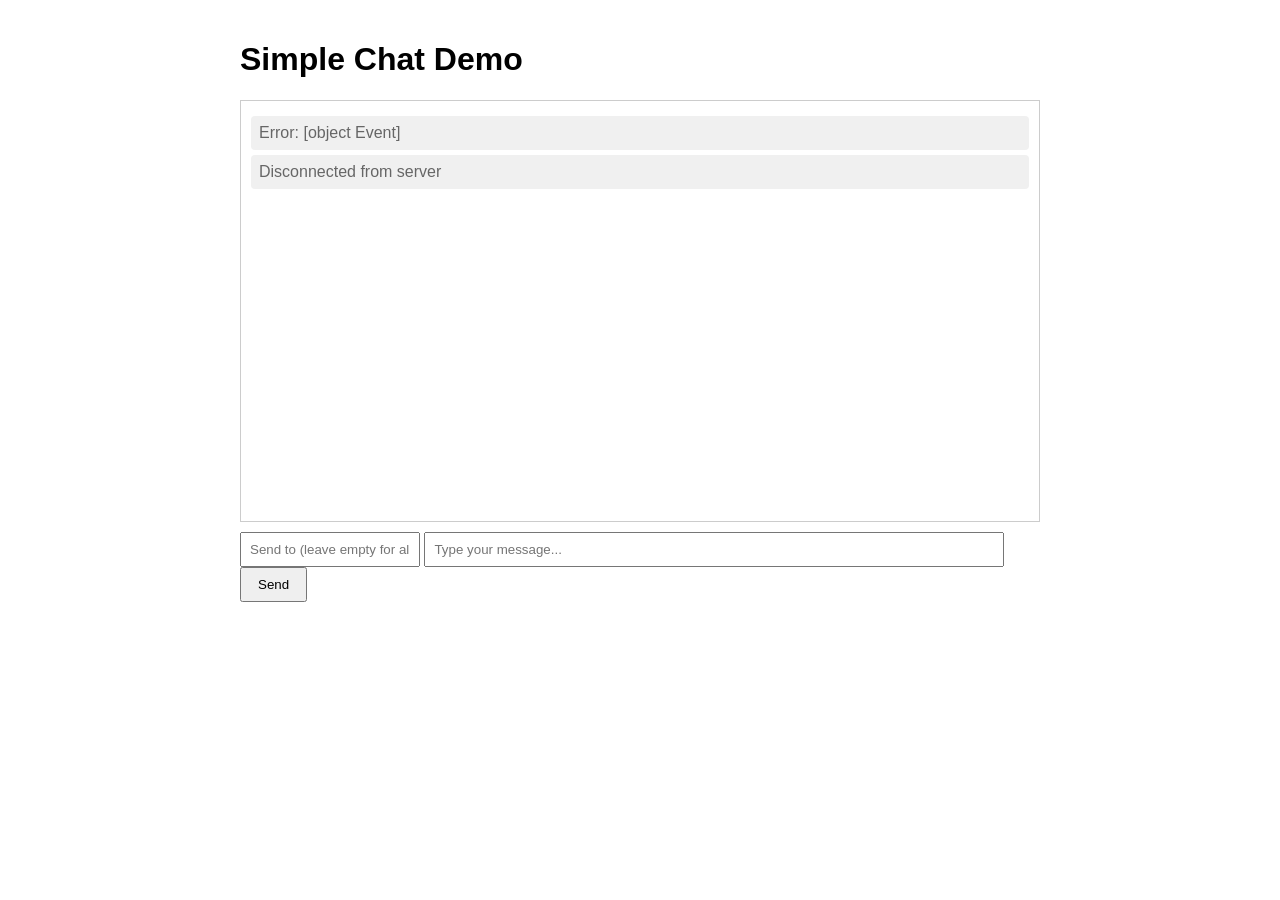
<file: index.html>
<!DOCTYPE html>
<html lang="zh-CN">
<head>
    <meta charset="UTF-8">
    <meta name="viewport" content="width=device-width, initial-scale=1.0">
    <title>Simple Chat Demo</title>
    <style>
        body {
            font-family: Arial, sans-serif;
            max-width: 800px;
            margin: 0 auto;
            padding: 20px;
        }
        #chat-container {
            border: 1px solid #ccc;
            height: 400px;
            overflow-y: scroll;
            padding: 10px;
            margin-bottom: 10px;
        }
        #message-input {
            width: 70%;
            padding: 8px;
        }
        #to-input {
            width: 20%;
            padding: 8px;
        }
        button {
            padding: 8px 16px;
        }
        .message {
            margin: 5px 0;
            padding: 8px;
            border-radius: 4px;
        }
        .server-message {
            background-color: #f0f0f0;
            color: #666;
        }
        .user-message {
            background-color: #e3f2fd;
            color: #1565c0;
        }
        .received-message {
            background-color: #e8f5e9;
            color: #2e7d32;
        }
    </style>
</head>
<body>
    <h1>Simple Chat Demo</h1>
    <div id="chat-container"></div>
    <input type="text" id="to-input" placeholder="Send to (leave empty for all)">
    <input type="text" id="message-input" placeholder="Type your message...">
    <button onclick="sendMessage()">Send</button>

    <script>
        const chatContainer = document.getElementById('chat-container');
        const messageInput = document.getElementById('message-input');
        const toInput = document.getElementById('to-input');

        // Connect to WebSocket
        const ws = new WebSocket(`ws://${window.location.host}/ws`);

        ws.onopen = () => {
            addMessage('Connected to chat server', 'server');
        };

        ws.onmessage = (event) => {
            const msg = JSON.parse(event.data);
            if (msg.from === 'server') {
                addMessage(msg.content, 'server');
            } else if (msg.from === currentUserID) {
                addMessage(`You to ${msg.to || 'all'}: ${msg.content}`, 'user');
            } else {
                addMessage(`${msg.from} to ${msg.to || 'all'}: ${msg.content}`, 'received');
            }
        };

        ws.onclose = () => {
            addMessage('Disconnected from server', 'server');
        };

        ws.onerror = (error) => {
            addMessage(`Error: ${error}`, 'server');
        };

        let currentUserID = '';

        function addMessage(text, type) {
            const div = document.createElement('div');
            div.className = `message ${type}-message`;
            div.textContent = text;
            chatContainer.appendChild(div);
            chatContainer.scrollTop = chatContainer.scrollHeight;

            // Extract user ID from welcome message
            if (type === 'server' && text.startsWith('Welcome! Your user ID is:')) {
                currentUserID = text.split(':')[1].trim();
            }
        }

        function sendMessage() {
            const content = messageInput.value.trim();
            if (!content) return;

            const to = toInput.value.trim();
            const msg = {
                to: to,
                content: content
            };

            ws.send(JSON.stringify(msg));
            messageInput.value = '';
        }

        // Send on Enter key
        messageInput.addEventListener('keypress', (e) => {
            if (e.key === 'Enter') {
                sendMessage();
            }
        });
    </script>
</body>
</html>
</file>
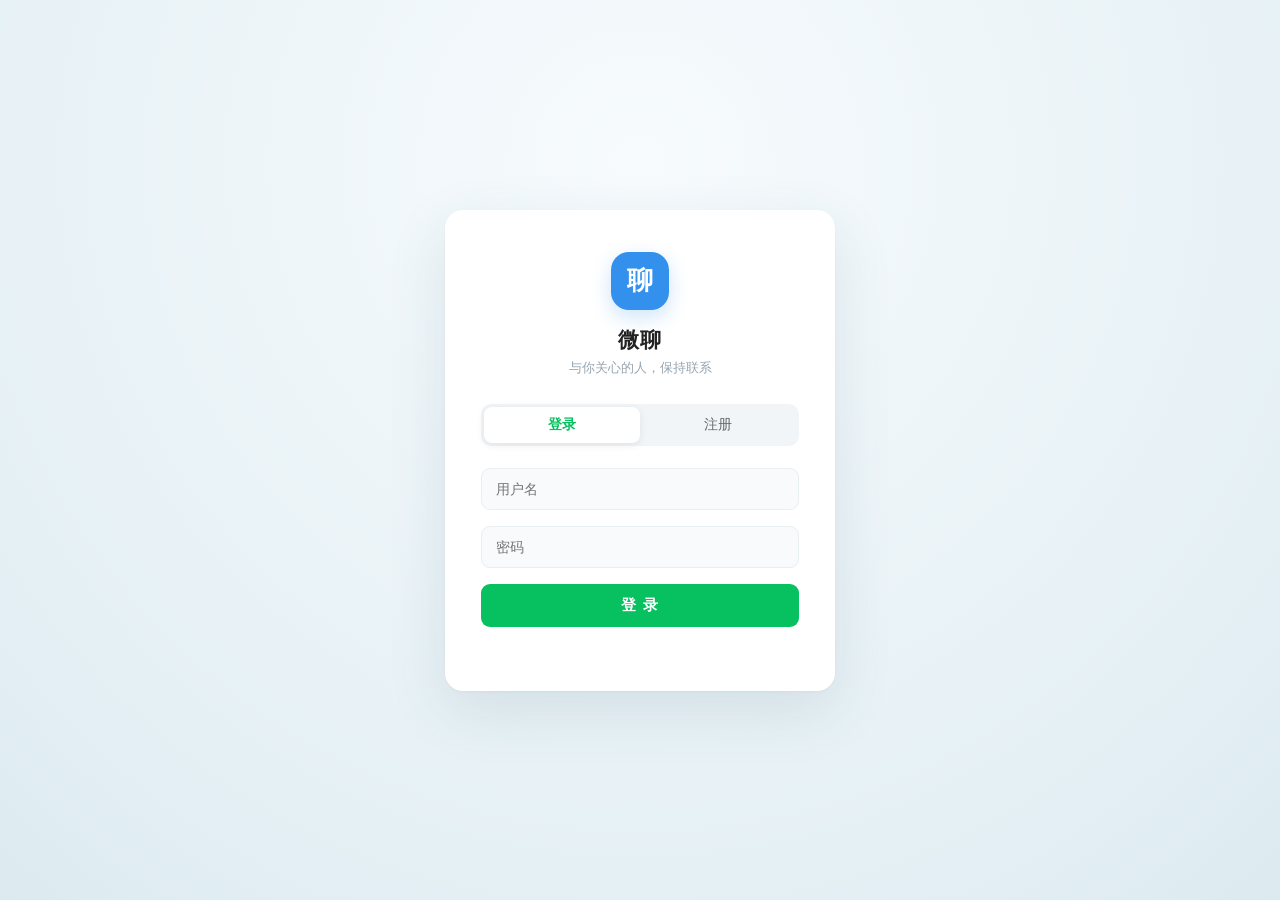
<file: public/index.html>
<!DOCTYPE html>
<html lang="zh-CN">
<head>
<meta charset="UTF-8">
<meta name="viewport" content="width=device-width, initial-scale=1.0">
<title>微聊 · IM</title>
<link rel="icon" type="image/svg+xml" href="favicon.svg">
<link rel="stylesheet" href="styles/base.css">
<link rel="stylesheet" href="styles/layout.css">
<link rel="stylesheet" href="styles/components.css">
<link rel="stylesheet" href="styles/visual.css">
<link rel="stylesheet" href="styles/wechat.css">
</head>
<body>

<!-- 登录/注册 -->
<div id="authPage">
  <div class="auth-card">
    <div class="auth-logo">聊</div>
    <div class="auth-title">微聊</div>
    <p class="auth-subtitle">与你关心的人，保持联系</p>
    <div class="auth-tabs">
      <button type="button" id="tabLogin" class="active">登录</button>
      <button type="button" id="tabReg">注册</button>
    </div>
    <div id="loginForm">
      <div class="field"><input id="loginUsername" placeholder="用户名" autocomplete="username"></div>
      <div class="field"><input id="loginPassword" type="password" placeholder="密码" autocomplete="current-password"></div>
      <button class="btn-primary" type="button" id="loginBtn">登 录</button>
    </div>
    <div id="registerForm" class="hidden">
      <div class="field"><input id="regUsername" placeholder="用户名" autocomplete="username"></div>
      <div class="field"><input id="regNickname" placeholder="昵称"></div>
      <div class="field"><input id="regPassword" type="password" placeholder="密码" autocomplete="new-password"></div>
      <button class="btn-primary" type="button" id="regBtn">注 册</button>
    </div>
    <div id="authMsg"></div>
    <p id="apiHint"></p>
  </div>
</div>

<!-- 主界面 -->
<div id="app" class="hidden">
  <div class="mobile-backdrop" id="mobileBackdrop"></div>
  <nav class="app-rail" aria-label="主导航">
    <div class="rail-profile" id="railProfile" title="当前账号">我</div>
    <button class="rail-tab active" data-tab="friends" title="消息" aria-label="消息"><svg viewBox="0 0 24 24" fill="none" stroke="currentColor" stroke-width="1.6"><path d="M21 11c0 5-5 8-10 7l-5 3 1-5C0 10 5 3 12 3c5 0 9 3 9 8Z"/><path d="M7 10h10"/></svg></button>
    <button class="rail-tab" data-tab="requests" title="好友请求" aria-label="好友请求"><svg viewBox="0 0 24 24" fill="none" stroke="currentColor" stroke-width="1.6"><circle cx="10" cy="7" r="4"/><path d="M2 21v-3c0-6 16-6 16 0v3ZM19 7h5M21.5 4.5v5"/></svg></button>
    <button class="rail-tab" data-tab="groups" title="群聊" aria-label="群聊"><svg viewBox="0 0 24 24" fill="none" stroke="currentColor" stroke-width="1.6"><circle cx="9" cy="7" r="4"/><path d="M1 21v-3c0-6 16-6 16 0v3M16 3c6 0 6 8 0 8M19 14c3 1 4 3 4 7"/></svg></button>
    <button class="rail-logout" id="railLogout" title="退出登录" aria-label="退出登录">⏻</button>
  </nav>

  <aside id="sidebar">
    <div class="sidebar-header">
      <div class="avatar online" id="meAvatar">我</div>
      <div class="side-me">
        <div class="nick" id="meNick">未登录</div>
        <div class="sub" id="meSub"></div>
      </div>
      <button class="icon-btn" id="searchBtn" title="搜索添加用户">
        <svg width="18" height="18" viewBox="0 0 24 24" fill="none" stroke="currentColor" stroke-width="2" stroke-linecap="round"><circle cx="11" cy="11" r="7"/><line x1="21" y1="21" x2="16.5" y2="16.5"/></svg>
      </button>
      <button class="icon-btn" id="logoutBtn" title="退出登录">
        <svg width="18" height="18" viewBox="0 0 24 24" fill="none" stroke="currentColor" stroke-width="2" stroke-linecap="round" stroke-linejoin="round"><path d="M9 21H5a2 2 0 0 1-2-2V5a2 2 0 0 1 2-2h4"/><polyline points="16 17 21 12 16 7"/><line x1="21" y1="12" x2="9" y2="12"/></svg>
      </button>
    </div>
    <div class="sidebar-search">
      <div class="search-box">
        <svg width="14" height="14" viewBox="0 0 24 24" fill="none" stroke="#999" stroke-width="2" stroke-linecap="round"><circle cx="11" cy="11" r="7"/><line x1="21" y1="21" x2="16.5" y2="16.5"/></svg>
        <input id="searchInput" aria-label="搜索用户并添加" placeholder="搜索用户并添加">
      </div>
    </div>
    <div class="side-tabs">
      <button class="active" data-tab="friends">消息</button>
      <button data-tab="requests">请求</button>
      <button data-tab="groups">群聊</button>
    </div>
    <div id="listArea"></div>
  </aside>

  <main id="chatArea">
    <header id="chatHeader">
      <div style="display:flex;align-items:center;gap:10px;min-width:0;">
        <button class="icon-btn" id="menuBtn" type="button" title="打开会话列表" aria-label="打开会话列表">
          <svg width="20" height="20" viewBox="0 0 24 24" fill="none" stroke="currentColor" stroke-width="2" stroke-linecap="round"><path d="M4 6h16M4 12h16M4 18h16"/></svg>
        </button>
        <div class="avatar chat-header-avatar" id="chatHeaderAvatar" aria-hidden="true" hidden></div>
        <div id="chatTitle">微聊</div>
      </div>
      <div class="header-actions">
        <button class="icon-btn" id="clearBtn" title="清屏">
          <svg width="18" height="18" viewBox="0 0 24 24" fill="none" stroke="currentColor" stroke-width="2" stroke-linecap="round"><polyline points="3 6 5 6 21 6"/><path d="M19 6v14a2 2 0 0 1-2 2H7a2 2 0 0 1-2-2V6m3 0V4a2 2 0 0 1 2-2h4a2 2 0 0 1 2 2v2"/></svg>
        </button>
      </div>
    </header>

    <div id="chatMessages">
      <div class="empty-tip chat-empty" id="chatEmptyTip"><span class="chat-empty-icon" aria-hidden="true"><svg viewBox="0 0 48 48" fill="none"><path d="M8 22c0-8 7-14 16-14s16 6 16 14-7 14-16 14c-2 0-4-.3-6-1l-6 3 1-6c-3-2-5-6-5-10Z" stroke="currentColor" stroke-width="2.2" stroke-linejoin="round"/><circle cx="18" cy="22" r="1.5" fill="currentColor"/><circle cx="24" cy="22" r="1.5" fill="currentColor"/><circle cx="30" cy="22" r="1.5" fill="currentColor"/></svg></span><strong>开始一段对话</strong><span>从左侧选择联系人或群聊</span></div>
    </div>

    <div id="chatInput">
      <div class="input-toolbar">
        <button class="icon-btn" id="emojiBtn" title="表情">
          <svg width="20" height="20" viewBox="0 0 24 24" fill="none" stroke="currentColor" stroke-width="2" stroke-linecap="round"><circle cx="12" cy="12" r="10"/><path d="M8 14s1.5 2 4 2 4-2 4-2"/><line x1="9" y1="9" x2="9.01" y2="9"/><line x1="15" y1="9" x2="15.01" y2="9"/></svg>
        </button>
        <button class="icon-btn" id="imageBtn" title="图片">
          <svg width="20" height="20" viewBox="0 0 24 24" fill="none" stroke="currentColor" stroke-width="2" stroke-linecap="round" stroke-linejoin="round"><rect x="3" y="3" width="18" height="18" rx="2"/><circle cx="8.5" cy="8.5" r="1.5"/><path d="M21 15l-5-5L5 21"/></svg>
        </button>
        <input type="file" id="fileInput" accept="image/*" style="display:none">
      </div>
      <div class="input-row">
        <textarea id="messageInput" rows="1" aria-label="消息内容" placeholder="输入消息…"></textarea>
        <button class="btn-send" id="sendBtn" type="button" title="发送消息" aria-label="发送消息">
          发送
        </button>
      </div>
    </div>
  </main>
</div>

<script src="config.js"></script>
<script type="module" src="pages/chat.js"></script>
</body>
</html>
</file>
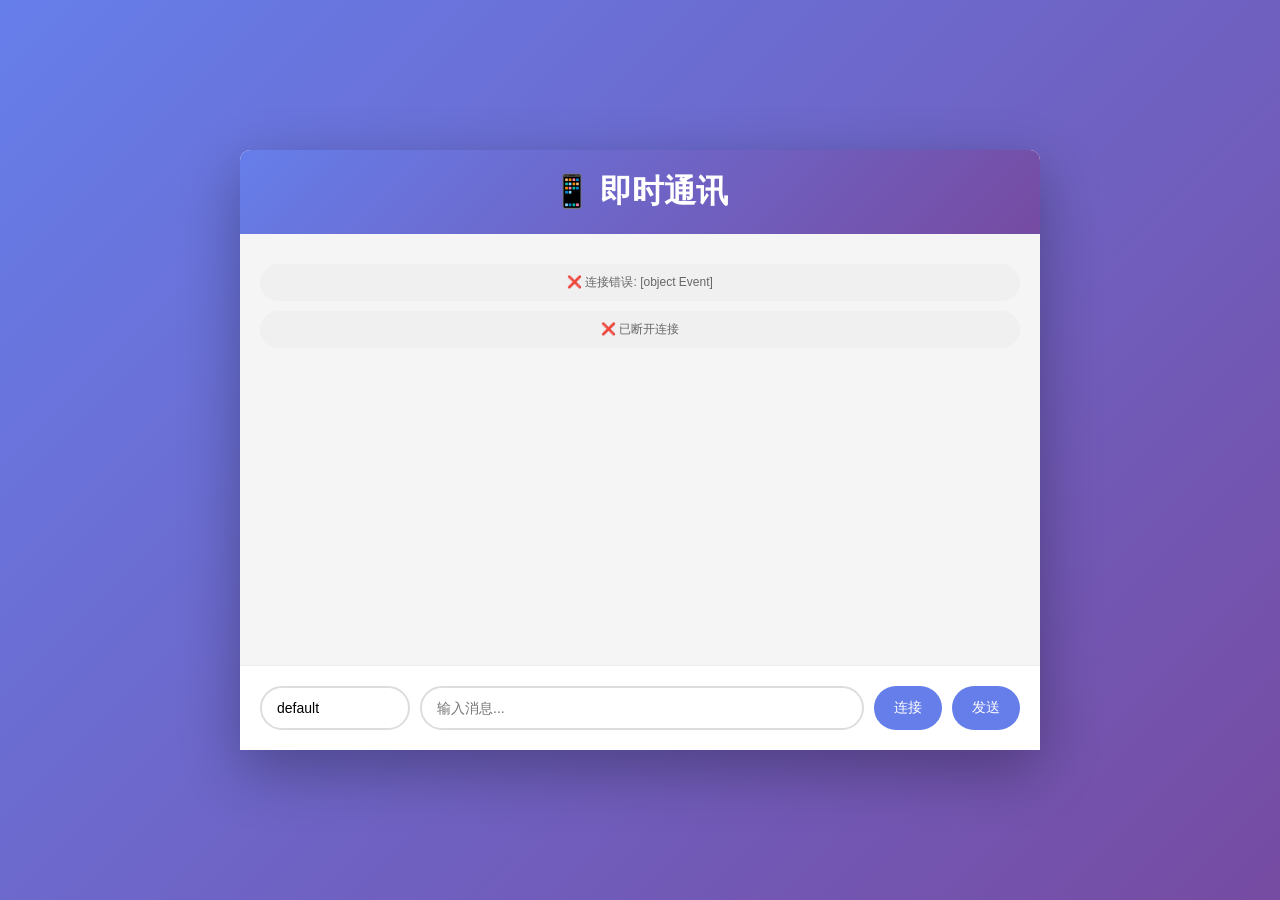
<file: public/im.html>
<!DOCTYPE html>
<html lang="zh-CN">
<head>
    <meta charset="UTF-8">
    <meta name="viewport" content="width=device-width, initial-scale=1.0">
    <title>即时通讯</title>
    <style>
        * {
            margin: 0;
            padding: 0;
            box-sizing: border-box;
        }

        body {
            font-family: 'Microsoft YaHei', Arial, sans-serif;
            background: linear-gradient(135deg, #667eea 0%, #764ba2 100%);
            height: 100vh;
            display: flex;
            justify-content: center;
            align-items: center;
        }

        .chat-container {
            width: 800px;
            height: 600px;
            background: white;
            border-radius: 10px;
            box-shadow: 0 20px 60px rgba(0, 0, 0, 0.3);
            display: flex;
            flex-direction: column;
        }

        .chat-header {
            background: linear-gradient(135deg, #667eea 0%, #764ba2 100%);
            color: white;
            padding: 20px;
            border-radius: 10px 10px 0 0;
            text-align: center;
        }

        .chat-messages {
            flex: 1;
            padding: 20px;
            overflow-y: auto;
            background: #f5f5f5;
        }

        .message {
            margin-bottom: 15px;
            padding: 10px 15px;
            border-radius: 20px;
            max-width: 70%;
            word-wrap: break-word;
        }

        .user-message {
            background: #667eea;
            color: white;
            margin-left: auto;
        }

        .received-message {
            background: white;
            color: #333;
            margin-right: auto;
            border: 1px solid #ddd;
        }

        .server-message {
            background: #f0f0f0;
            color: #666;
            text-align: center;
            max-width: 100%;
            margin: 10px auto;
            font-size: 12px;
        }

        .chat-input {
            display: flex;
            padding: 20px;
            background: white;
            border-top: 1px solid #eee;
        }

        #message-input {
            flex: 1;
            padding: 12px 15px;
            border: 2px solid #ddd;
            border-radius: 25px;
            font-size: 14px;
            outline: none;
            transition: border-color 0.3s;
        }

        #message-input:focus {
            border-color: #667eea;
        }

        #room-input {
            width: 150px;
            padding: 12px 15px;
            border: 2px solid #ddd;
            border-radius: 25px;
            font-size: 14px;
            margin-right: 10px;
            outline: none;
            transition: border-color 0.3s;
        }

        #room-input:focus {
            border-color: #667eea;
        }

        button {
            padding: 12px 20px;
            background: #667eea;
            color: white;
            border: none;
            border-radius: 25px;
            cursor: pointer;
            font-size: 14px;
            margin-left: 10px;
            transition: background 0.3s;
        }

        button:hover {
            background: #5568d3;
        }

        button:disabled {
            background: #ccc;
            cursor: not-allowed;
        }
    </style>
</head>
<body>
    <div class="chat-container">
        <div class="chat-header">
            <h1>📱 即时通讯</h1>
        </div>
        <div class="chat-messages" id="chat-messages"></div>
        <div class="chat-input">
            <input type="text" id="room-input" placeholder="房间名" value="default">
            <input type="text" id="message-input" placeholder="输入消息...">
            <button onclick="connect()">连接</button>
            <button onclick="sendMessage()">发送</button>
        </div>
    </div>

    <script>
        let socket;
        const chatMessages = document.getElementById('chat-messages');
        const messageInput = document.getElementById('message-input');
        const roomInput = document.getElementById('room-input');

        function connect() {
            const room = roomInput.value || 'default';
            
            if (socket) {
                socket.close();
            }

            socket = new WebSocket(`ws://localhost:8080/room?room=${room}`);

            socket.onopen = function(event) {
                addMessage(`✅ 已连接到房间: ${room}`, 'server');
            };

            socket.onmessage = function(event) {
                addMessage(`👤 ${event.data}`, 'received');
            };

            socket.onclose = function(event) {
                addMessage('❌ 已断开连接', 'server');
            };

            socket.onerror = function(error) {
                addMessage(`❌ 连接错误: ${error}`, 'server');
            };
        }

        function sendMessage() {
            if (!socket || socket.readyState !== WebSocket.OPEN) {
                addMessage('⚠️ 请先连接服务器', 'server');
                return;
            }

            const message = messageInput.value.trim();
            if (message) {
                socket.send(message);
                addMessage(`💬 ${message}`, 'user');
                messageInput.value = '';
            }
        }

        function addMessage(text, type) {
            const div = document.createElement('div');
            div.className = `message ${type}-message`;
            div.textContent = text;
            chatMessages.appendChild(div);
            chatMessages.scrollTop = chatMessages.scrollHeight;
        }

        // 按回车键发送消息
        messageInput.addEventListener('keypress', function(e) {
            if (e.key === 'Enter') {
                sendMessage();
            }
        });

        // 自动连接
        window.onload = function() {
            connect();
        };
    </script>
</body>
</html>
</file>
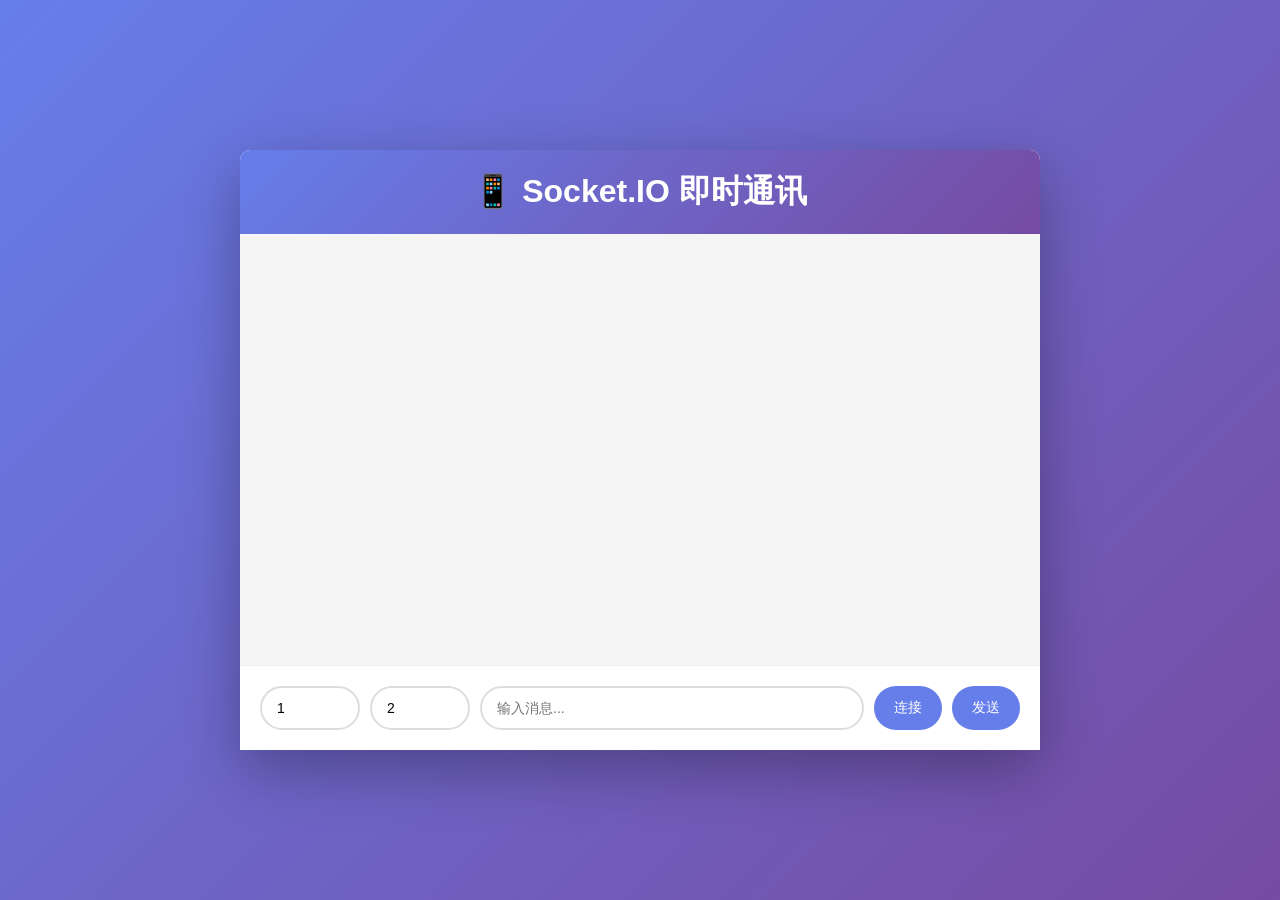
<file: public/socketio.html>
<!DOCTYPE html>
<html lang="zh-CN">
<head>
    <meta charset="UTF-8">
    <meta name="viewport" content="width=device-width, initial-scale=1.0">
    <title>Socket.IO 即时通讯</title>
    <style>
        * {
            margin: 0;
            padding: 0;
            box-sizing: border-box;
        }

        body {
            font-family: 'Microsoft YaHei', Arial, sans-serif;
            background: linear-gradient(135deg, #667eea 0%, #764ba2 100%);
            height: 100vh;
            display: flex;
            justify-content: center;
            align-items: center;
        }

        .chat-container {
            width: 800px;
            height: 600px;
            background: white;
            border-radius: 10px;
            box-shadow: 0 20px 60px rgba(0, 0, 0, 0.3);
            display: flex;
            flex-direction: column;
        }

        .chat-header {
            background: linear-gradient(135deg, #667eea 0%, #764ba2 100%);
            color: white;
            padding: 20px;
            border-radius: 10px 10px 0 0;
            text-align: center;
        }

        .chat-messages {
            flex: 1;
            padding: 20px;
            overflow-y: auto;
            background: #f5f5f5;
        }

        .message {
            margin-bottom: 15px;
            padding: 10px 15px;
            border-radius: 20px;
            max-width: 70%;
            word-wrap: break-word;
        }

        .user-message {
            background: #667eea;
            color: white;
            margin-left: auto;
        }

        .received-message {
            background: white;
            color: #333;
            margin-right: auto;
            border: 1px solid #ddd;
        }

        .server-message {
            background: #f0f0f0;
            color: #666;
            text-align: center;
            max-width: 100%;
            margin: 10px auto;
            font-size: 12px;
        }

        .chat-input {
            display: flex;
            padding: 20px;
            background: white;
            border-top: 1px solid #eee;
        }

        #user-id {
            width: 100px;
            padding: 12px 15px;
            border: 2px solid #ddd;
            border-radius: 25px;
            font-size: 14px;
            margin-right: 10px;
            outline: none;
            transition: border-color 0.3s;
        }

        #user-id:focus {
            border-color: #667eea;
        }

        #recv-id {
            width: 100px;
            padding: 12px 15px;
            border: 2px solid #ddd;
            border-radius: 25px;
            font-size: 14px;
            margin-right: 10px;
            outline: none;
            transition: border-color 0.3s;
        }

        #recv-id:focus {
            border-color: #667eea;
        }

        #message-input {
            flex: 1;
            padding: 12px 15px;
            border: 2px solid #ddd;
            border-radius: 25px;
            font-size: 14px;
            outline: none;
            transition: border-color 0.3s;
        }

        #message-input:focus {
            border-color: #667eea;
        }

        button {
            padding: 12px 20px;
            background: #667eea;
            color: white;
            border: none;
            border-radius: 25px;
            cursor: pointer;
            font-size: 14px;
            margin-left: 10px;
            transition: background 0.3s;
        }

        button:hover {
            background: #5568d3;
        }

        button:disabled {
            background: #ccc;
            cursor: not-allowed;
        }
    </style>
</head>
<body>
    <div class="chat-container">
        <div class="chat-header">
            <h1>📱 Socket.IO 即时通讯</h1>
        </div>
        <div class="chat-messages" id="chat-messages"></div>
        <div class="chat-input">
            <input type="text" id="user-id" placeholder="用户ID" value="1">
            <input type="text" id="recv-id" placeholder="接收ID" value="2">
            <input type="text" id="message-input" placeholder="输入消息...">
            <button onclick="connect()">连接</button>
            <button onclick="sendMessage()">发送</button>
        </div>
    </div>

    <script src="https://cdn.socket.io/4.7.2/socket.io.min.js"></script>
    <script>
        let socket;
        const chatMessages = document.getElementById('chat-messages');
        const messageInput = document.getElementById('message-input');
        const userIdInput = document.getElementById('user-id');
        const recvIdInput = document.getElementById('recv-id');

        function connect() {
            const userId = userIdInput.value || '1';
            
            if (socket) {
                socket.disconnect();
            }

            socket = io('http://localhost:8080', {
                query: {
                    user_id: userId
                }
            });

            socket.on('connect', function() {
                addMessage(`✅ 用户 ${userId} 已连接`, 'server');
            });

            socket.on('new_msg', function(data) {
                addMessage(`👤 用户 ${data.send_id}: ${data.content}`, 'received');
            });

            socket.on('disconnect', function() {
                addMessage('❌ 已断开连接', 'server');
            });

            socket.on('connect_error', function(error) {
                addMessage(`❌ 连接错误: ${error}`, 'server');
            });
        }

        function sendMessage() {
            if (!socket || !socket.connected) {
                addMessage('⚠️ 请先连接服务器', 'server');
                return;
            }

            const message = messageInput.value.trim();
            const recvId = recvIdInput.value;
            
            if (message && recvId) {
                socket.emit('private_chat', {
                    recv_id: recvId,
                    content: message
                });
                addMessage(`💬 我: ${message}`, 'user');
                messageInput.value = '';
            }
        }

        function addMessage(text, type) {
            const div = document.createElement('div');
            div.className = `message ${type}-message`;
            div.textContent = text;
            chatMessages.appendChild(div);
            chatMessages.scrollTop = chatMessages.scrollHeight;
        }

        // 按回车键发送消息
        messageInput.addEventListener('keypress', function(e) {
            if (e.key === 'Enter') {
                sendMessage();
            }
        });

        // 自动连接
        window.onload = function() {
            connect();
        };
    </script>
</body>
</html>
</file>
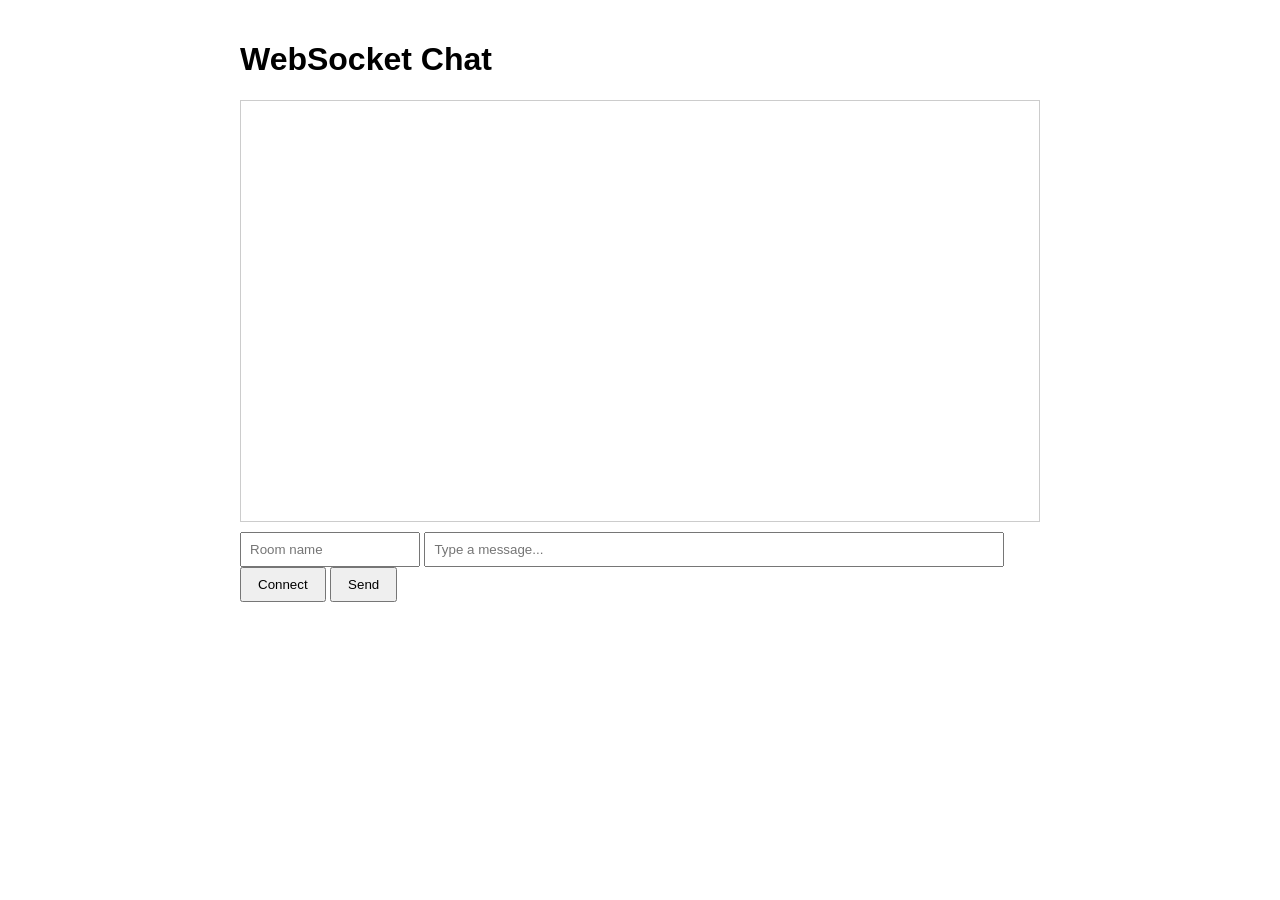
<file: public/websocket.html>
<!DOCTYPE html>
<html lang="en">
<head>
    <meta charset="UTF-8">
    <meta name="viewport" content="width=device-width, initial-scale=1.0">
    <title>WebSocket Chat</title>
    <style>
        body {
            font-family: Arial, sans-serif;
            max-width: 800px;
            margin: 0 auto;
            padding: 20px;
        }
        #chat-container {
            border: 1px solid #ccc;
            height: 400px;
            overflow-y: scroll;
            padding: 10px;
            margin-bottom: 10px;
        }
        #message-input {
            width: 70%;
            padding: 8px;
        }
        #room-input {
            width: 20%;
            padding: 8px;
        }
        button {
            padding: 8px 16px;
        }
        .message {
            margin: 5px 0;
            padding: 8px;
            border-radius: 4px;
        }
        .server-message {
            background-color: #f0f0f0;
            color: #666;
        }
        .user-message {
            background-color: #e3f2fd;
            color: #1565c0;
        }
        .received-message {
            background-color: #e8f5e9;
            color: #2e7d32;
        }
    </style>
</head>
<body>
    <h1>WebSocket Chat</h1>
    <div id="chat-container"></div>
    <input type="text" id="room-input" placeholder="Room name">
    <input type="text" id="message-input" placeholder="Type a message...">
    <button onclick="connect()">Connect</button>
    <button onclick="sendMessage()">Send</button>

    <script>
        var socket;
        const chatContainer = document.getElementById('chat-container');
        const messageInput = document.getElementById('message-input');
        const roomInput = document.getElementById('room-input');

        function connect() {
            const room = roomInput.value || 'default';
            socket = new WebSocket(`ws://localhost:8080/room?room=${room}`);

            socket.onopen = function(event) {
                addMessage('✅ Connected to server', 'server');
            };

            socket.onmessage = function(event) {
                addMessage(`💬 ${event.data}`, 'received');
            };

            socket.onclose = function(event) {
                addMessage('❌ Disconnected from server', 'server');
            };

            socket.onerror = function(error) {
                addMessage(`❌ Error: ${error}`, 'server');
            };
        }

        function sendMessage() {
            if (!socket || socket.readyState !== WebSocket.OPEN) {
                addMessage('⚠️ Not connected to server', 'server');
                return;
            }

            const message = messageInput.value;
            if (message) {
                socket.send(message);
                addMessage(`💬 ${message}`, 'user');
                messageInput.value = '';
            }
        }

        function addMessage(text, type) {
            const div = document.createElement('div');
            div.className = `message ${type}-message`;
            div.textContent = text;
            chatContainer.appendChild(div);
            chatContainer.scrollTop = chatContainer.scrollHeight;
        }
    </script>
</body>
</html>
</file>
<file: public/styles/base.css>
/* 基础层：reset + CSS 变量 + 全局 */
:root {
  --wx-green: #07c160;
  --wx-green-dark: #06ad56;
  --wx-bg: #ededed;
  --card: #ffffff;
  --text-main: #191919;
  --text-sub: #888888;
  --border: #e7e7e7;
  --bubble-other: #ffffff;
  --bubble-self: #95ec69;
  --danger: #fa5151;
  --radius: 8px;
}

* { margin: 0; padding: 0; box-sizing: border-box; -webkit-tap-highlight-color: transparent; }
html, body { height: 100%; }
body {
  font-family: -apple-system, BlinkMacSystemFont, "Segoe UI", "PingFang SC", "Microsoft YaHei", sans-serif;
  background: var(--wx-bg);
  color: var(--text-main);
  overflow: hidden;
}
.hidden { display: none !important; }
button { font-family: inherit; }
input, textarea { font-family: inherit; }
::-webkit-scrollbar { width: 5px; height: 5px; }
::-webkit-scrollbar-thumb { background: #d5d5d5; border-radius: 5px; }
::-webkit-scrollbar-track { background: transparent; }
</file>
<file: public/styles/layout.css>
/* 布局层：登录页 / 主界面双栏 / 响应式 */

/* ---- 登录页 ---- */
#authPage {
  height: 100%;
  display: flex;
  align-items: center;
  justify-content: center;
  background: linear-gradient(160deg, #e8fff0 0%, #f2f7f4 55%, #e9f4ec 100%);
}
.auth-card {
  width: 92%;
  max-width: 380px;
  background: var(--card);
  border-radius: 18px;
  box-shadow: 0 18px 50px rgba(0, 0, 0, 0.10);
  padding: 40px 32px 30px;
}
.auth-logo {
  width: 64px; height: 64px; margin: 0 auto 14px;
  background: linear-gradient(135deg, #07c160, #06ad56);
  border-radius: 18px;
  display: flex; align-items: center; justify-content: center;
  color: #fff; font-size: 30px; font-weight: 700;
  box-shadow: 0 8px 20px rgba(7, 193, 96, 0.35);
}
.auth-title { text-align: center; font-size: 20px; font-weight: 600; margin-bottom: 26px; }
.auth-tabs { display: flex; background: #f2f2f2; border-radius: 22px; padding: 3px; margin-bottom: 22px; }
.auth-tabs button {
  flex: 1; border: none; background: transparent; padding: 9px 0;
  border-radius: 20px; font-size: 14px; color: #666; cursor: pointer;
  transition: all 0.25s; font-weight: 500;
}
.auth-tabs button.active { background: #fff; color: var(--wx-green); box-shadow: 0 2px 8px rgba(0,0,0,0.08); font-weight: 600; }
.field { margin-bottom: 16px; }
.field input {
  width: 100%; padding: 12px 14px; border: 1px solid #e3e3e3; border-radius: 10px;
  font-size: 14px; outline: none; transition: border-color 0.25s, box-shadow 0.25s;
  background: #fafafa;
}
.field input:focus { border-color: var(--wx-green); background: #fff; box-shadow: 0 0 0 3px rgba(7,193,96,0.12); }
.btn-primary {
  width: 100%; padding: 12px 0; border: none; border-radius: 24px;
  background: var(--wx-green); color: #fff; font-size: 15px; font-weight: 600;
  cursor: pointer; letter-spacing: 2px;
  transition: background 0.25s, transform 0.15s, box-shadow 0.25s;
  box-shadow: 0 6px 16px rgba(7,193,96,0.3);
}
.btn-primary:hover { background: var(--wx-green-dark); box-shadow: 0 8px 20px rgba(7,193,96,0.4); }
.btn-primary:active { transform: scale(0.97); }
#authMsg { text-align: center; color: var(--danger); font-size: 13px; min-height: 18px; margin-top: 10px; }
#apiHint { text-align: center; color: #bbb; font-size: 11px; margin-top: 6px; }

/* ---- 主界面双栏 ---- */
#app { display: flex; height: 100%; }
#sidebar {
  width: 280px; min-width: 280px; height: 100%;
  background: var(--card); display: flex; flex-direction: column;
  border-right: 1px solid var(--border); z-index: 30;
}
#chatArea {
  flex: 1; min-width: 0; height: 100%;
  display: flex; flex-direction: column;
  background: var(--wx-bg); position: relative;
}
#chatMessages { flex: 1; overflow-y: auto; padding: 18px 16px 10px; background: var(--wx-bg); }

/* ---- 响应式 ---- */
.mobile-backdrop { display: none; position: fixed; inset: 0; background: rgba(0,0,0,0.4); z-index: 25; opacity: 0; transition: opacity 0.3s; }
@media (max-width: 768px) {
  #sidebar {
    position: fixed; left: 0; top: 0; bottom: 0;
    transform: translateX(-100%);
    box-shadow: 4px 0 30px rgba(0,0,0,0.2);
    transition: transform 0.3s ease;
  }
  #sidebar.open { transform: translateX(0); }
  .mobile-backdrop.show { display: block; }
  .msg-main { max-width: 76%; }
  .bubble img { max-width: 180px; max-height: 220px; }
}
</file>
<file: public/styles/components.css>
/* 组件层：头像 / 按钮 / 列表项 / 气泡 / 输入区 / 弹窗 / 表情面板 / Toast */

/* ---- 头像 ---- */
.avatar {
  width: 40px; height: 40px; border-radius: 8px; flex-shrink: 0;
  display: flex; align-items: center; justify-content: center;
  color: #fff; font-weight: 600; font-size: 16px;
  background: linear-gradient(135deg, #2f9d6a, #07c160);
  position: relative;
}
.avatar.online::after {
  content: ''; position: absolute; right: -2px; bottom: -2px;
  width: 12px; height: 12px; border-radius: 50%;
  background: #22d376; border: 2px solid #fff;
}
.avatar.offline::after {
  content: ''; position: absolute; right: -2px; bottom: -2px;
  width: 12px; height: 12px; border-radius: 50%;
  background: #bbb; border: 2px solid #fff;
}

/* ---- 图标按钮 ---- */
.icon-btn {
  width: 36px; height: 36px; border-radius: 50%; border: none; background: transparent;
  color: #fff; font-size: 17px; cursor: pointer;
  display: flex; align-items: center; justify-content: center;
  transition: background 0.2s, transform 0.15s;
}
.icon-btn:hover { background: rgba(255,255,255,0.18); }
.icon-btn:active { transform: scale(0.9); }

/* ---- 侧栏头部 ---- */
.sidebar-header {
  background: var(--wx-green); padding: 14px 16px;
  display: flex; align-items: center; gap: 12px;
}
.side-me { flex: 1; min-width: 0; color: #fff; cursor: pointer; }
.side-me .nick { font-size: 15px; font-weight: 600; white-space: nowrap; overflow: hidden; text-overflow: ellipsis; }
.side-me .sub { font-size: 11px; opacity: 0.8; white-space: nowrap; overflow: hidden; text-overflow: ellipsis; }
.sidebar-search { padding: 10px 12px; background: #fff; }
.search-box {
  display: flex; align-items: center; gap: 8px;
  background: #f2f2f2; border-radius: 8px; padding: 7px 12px;
  transition: background 0.25s;
}
.search-box:focus-within { background: #eaf7ef; }
.search-box input { flex: 1; border: none; background: transparent; outline: none; font-size: 13px; color: #333; }
.side-tabs { display: flex; border-bottom: 1px solid var(--border); background: #fff; }
.side-tabs button {
  flex: 1; padding: 11px 0; border: none; background: transparent;
  font-size: 14px; color: #666; cursor: pointer; position: relative;
  transition: color 0.25s; font-weight: 500;
}
.side-tabs button.active { color: var(--wx-green); font-weight: 600; }
.side-tabs button.active::after {
  content: ''; position: absolute; left: 50%; bottom: 0; transform: translateX(-50%);
  width: 24px; height: 3px; border-radius: 2px; background: var(--wx-green);
}

/* ---- 列表项 ---- */
#listArea { flex: 1; overflow-y: auto; background: #fff; }
.conv-item {
  display: flex; align-items: center; gap: 12px; padding: 12px 16px;
  cursor: pointer; position: relative; background: #fff;
  transition: background 0.2s;
}
.conv-item:hover { background: #f6f6f6; }
.conv-item.active { background: #e8f6ee; }
.conv-item .avatar { width: 44px; height: 44px; border-radius: 8px; font-size: 17px; }
.conv-info { flex: 1; min-width: 0; }
.conv-name { font-size: 15px; font-weight: 500; white-space: nowrap; overflow: hidden; text-overflow: ellipsis; }
.conv-preview { font-size: 12px; color: var(--text-sub); margin-top: 3px; white-space: nowrap; overflow: hidden; text-overflow: ellipsis; }
.conv-right { display: flex; flex-direction: column; align-items: flex-end; gap: 6px; flex-shrink: 0; }
.unread-badge {
  min-width: 18px; height: 18px; padding: 0 5px; border-radius: 9px;
  background: var(--danger); color: #fff; font-size: 11px; font-weight: 600;
  display: flex; align-items: center; justify-content: center;
  box-shadow: 0 2px 6px rgba(250,81,81,0.4);
}
.conv-item .mini-btn {
  font-size: 11px; padding: 3px 8px; border-radius: 6px; border: 1px solid #ddd;
  background: #fff; color: #666; cursor: pointer; transition: all 0.2s;
}
.conv-item .mini-btn:hover { border-color: var(--wx-green); color: var(--wx-green); }
.empty-tip { text-align: center; color: #bbb; font-size: 13px; padding: 40px 16px; line-height: 1.8; }
.create-group-btn {
  width: calc(100% - 24px); margin: 10px 12px; padding: 9px 0;
  border: 1px dashed #b8d8c6; border-radius: 8px; background: #f4fbf7;
  color: var(--wx-green); font-size: 13px; cursor: pointer; transition: all 0.2s;
}
.create-group-btn:hover { background: #e8f6ee; }

/* ---- 聊天头部 ---- */
#chatHeader {
  height: 58px; background: #f7f7f7; border-bottom: 1px solid var(--border);
  display: flex; align-items: center; justify-content: space-between; padding: 0 18px;
}
#chatTitle { font-size: 16px; font-weight: 600; white-space: nowrap; overflow: hidden; text-overflow: ellipsis; }
#chatTitle small { display: block; font-size: 11px; font-weight: 400; color: #999; margin-top: 1px; }
.header-actions { display: flex; gap: 4px; }
#chatHeader .icon-btn { color: #555; font-size: 18px; }
#chatHeader .icon-btn:hover { background: #e8e8e8; }
#backBtn { display: none; }

/* ---- 消息气泡 ---- */
.time-divider { text-align: center; margin: 14px 0 4px; }
.time-divider span {
  display: inline-block; font-size: 11px; color: #999; background: #dbdbdb;
  padding: 3px 10px; border-radius: 4px;
}
.msg-row { display: flex; align-items: flex-end; gap: 10px; margin-bottom: 16px; }
.msg-row .avatar { width: 38px; height: 38px; border-radius: 6px; font-size: 15px; }
.msg-row.self { flex-direction: row-reverse; }
.msg-main { max-width: 62%; display: flex; flex-direction: column; }
.msg-row.self .msg-main { align-items: flex-end; }
.msg-name { font-size: 11px; color: #a0a0a0; margin: 0 4px 4px; }
.bubble {
  position: relative; padding: 9px 13px; font-size: 15px; line-height: 1.5;
  word-break: break-word; white-space: pre-wrap;
}
.msg-row.other .bubble { background: var(--bubble-other); border-radius: 4px 12px 12px 12px; box-shadow: 0 1px 2px rgba(0,0,0,0.06); }
.msg-row.self .bubble { background: var(--bubble-self); border-radius: 12px 4px 12px 12px; }
.bubble img { display: block; max-width: 220px; max-height: 260px; border-radius: 6px; cursor: zoom-in; }
.bubble .emoji-char { font-size: 22px; }
.msg-status { font-size: 13px; color: #666; margin-top: 4px; padding: 0 4px; min-height: 18px; line-height: 18px; display: block; }
.msg-check { font-size: 16px; margin-right: -2px; display: inline-block; line-height: 1; }
.msg-check-read { color: var(--wx-green); margin-left: -6px; }
.sys-tip { text-align: center; font-size: 12px; color: #999; margin: 12px 0; }

/* ---- 输入区 ---- */
#chatInput { background: #f7f7f7; border-top: 1px solid var(--border); padding: 8px 14px 14px; }
.input-toolbar { display: flex; gap: 4px; align-items: center; }
#chatInput .icon-btn { color: #555; font-size: 20px; }
#chatInput .icon-btn:hover { background: #e8e8e8; }
.input-row { display: flex; align-items: flex-end; gap: 10px; margin-top: 4px; }
#messageInput {
  flex: 1; min-height: 40px; max-height: 120px; resize: none;
  border: none; outline: none; border-radius: 6px; padding: 10px 12px;
  font-size: 15px; font-family: inherit; background: #fff;
  box-shadow: inset 0 1px 2px rgba(0,0,0,0.05);
}
.btn-send {
  height: 40px; padding: 0 22px; border: none; border-radius: 6px;
  background: var(--wx-green); color: #fff; font-size: 14px; font-weight: 600;
  cursor: pointer; transition: all 0.2s;
  box-shadow: 0 3px 8px rgba(7,193,96,0.3);
}
.btn-send:hover { background: var(--wx-green-dark); }
.btn-send:active { transform: scale(0.95); }
.btn-send:disabled { background: #c8e6d3; box-shadow: none; cursor: not-allowed; }

/* ---- 表情面板 ---- */
#emojiPanel {
  position: absolute; left: 14px; right: 14px; bottom: 76px; z-index: 50;
  background: #fff; border-radius: 12px; box-shadow: 0 -4px 30px rgba(0,0,0,0.12);
  padding: 12px; display: none; max-height: 240px; overflow-y: auto;
}
#emojiPanel.show { display: grid; grid-template-columns: repeat(8, 1fr); gap: 4px; }
#emojiPanel button {
  border: none; background: transparent; font-size: 24px; padding: 6px 0;
  border-radius: 8px; cursor: pointer; transition: background 0.15s, transform 0.15s;
}
#emojiPanel button:hover { background: #f2f2f2; transform: scale(1.2); }

/* ---- 弹窗 ---- */
.modal-mask {
  position: fixed; inset: 0; background: rgba(0,0,0,0.45); z-index: 100;
  display: none; align-items: center; justify-content: center; padding: 20px;
}
.modal-mask.show { display: flex; }
.modal {
  width: 100%; max-width: 360px; background: #fff; border-radius: 14px;
  padding: 24px; box-shadow: 0 20px 60px rgba(0,0,0,0.2);
}
.modal h3 { font-size: 16px; margin-bottom: 16px; text-align: center; }
.modal-actions { display: flex; gap: 10px; margin-top: 18px; }
.modal-actions button {
  flex: 1; padding: 10px 0; border-radius: 22px; border: none; cursor: pointer;
  font-size: 14px; transition: all 0.2s; font-weight: 500;
}
.btn-cancel { background: #f2f2f2; color: #666; }
.btn-cancel:hover { background: #e6e6e6; }
.search-result-row { display: flex; align-items: center; justify-content: space-between; padding: 10px 4px; border-bottom: 1px solid #f3f3f3; }
.search-result-row .add-btn {
  border: none; background: var(--wx-green); color: #fff;
  padding: 5px 14px; border-radius: 14px; font-size: 12px; cursor: pointer; transition: all 0.2s;
}
.search-result-row .add-btn:hover { background: var(--wx-green-dark); }
.member-check { display: flex; align-items: center; gap: 10px; padding: 8px 4px; cursor: pointer; font-size: 14px; }
.member-check input { accent-color: var(--wx-green); width: 16px; height: 16px; }

/* ---- 图片预览 ---- */
#imgModal {
  position: fixed; inset: 0; background: rgba(0,0,0,0.85); z-index: 200;
  display: none; align-items: center; justify-content: center;
}
#imgModal.show { display: flex; }
#imgModal img { max-width: 92%; max-height: 88%; border-radius: 8px; box-shadow: 0 10px 40px rgba(0,0,0,0.5); }

/* ---- Toast ---- */
#toast {
  position: fixed; top: 60px; left: 50%; transform: translateX(-50%) translateY(-10px);
  background: rgba(0,0,0,0.75); color: #fff; padding: 8px 18px; border-radius: 20px;
  font-size: 13px; z-index: 300; opacity: 0; pointer-events: none; max-width: 80%;
  white-space: nowrap; overflow: hidden; text-overflow: ellipsis;
}
</file>
<file: public/styles/visual.css>
/* 清爽的双栏聊天界面；动效只使用 opacity 和 transform。 */
:root {
  --wx-green: #3390ec;
  --wx-green-dark: #267bcc;
  --wx-bg: #dfe9e4;
  --text-main: #17212b;
  --text-sub: #8c9aa8;
  --border: #e8eef2;
  --bubble-self: #e6ffd8;
  --bubble-other: #fff;
  --motion-ease: cubic-bezier(.22, 1, .36, 1);
}
body { background: #d7e3e8; }
button, input, textarea { -webkit-font-smoothing: antialiased; }
button:focus-visible, input:focus-visible, textarea:focus-visible, [role="button"]:focus-visible {
  outline: 2px solid #3390ec; outline-offset: 2px;
}

/* 认证页与主界面使用相同的蓝色交互色。 */
#authPage { background: radial-gradient(circle at 50% 18%, #f7fbfd, #e5f0f5 74%, #dceaf0); }
.auth-card {
  max-width: 390px; padding: 42px 36px 30px; border-radius: 18px;
  box-shadow: 0 20px 60px rgba(43, 81, 105, .12), 0 1px 3px rgba(24, 55, 76, .04);
  animation: card-enter 320ms var(--motion-ease) both;
}
.auth-logo { width: 58px; height: 58px; border-radius: 18px; margin-bottom: 16px; font-size: 26px; background: #3390ec; box-shadow: 0 7px 20px rgba(51,144,236,.24); }
.auth-title { font-size: 21px; letter-spacing: .04em; margin-bottom: 5px; }
.auth-subtitle { text-align: center; font-size: 13px; color: #97a5b0; margin-bottom: 27px; }
.auth-tabs { background: #f1f5f8; border-radius: 10px; margin-bottom: 22px; }
.auth-tabs button { border-radius: 8px; transition: color 160ms, background-color 160ms, box-shadow 160ms; }
.field input { background: #f8fafb; border-color: #e8eff3; border-radius: 9px; }
.field input:focus { border-color: #3390ec; box-shadow: 0 0 0 3px rgba(51,144,236,.11); }
.btn-primary { border-radius: 9px; box-shadow: none; letter-spacing: .08em; }
.btn-primary:hover { box-shadow: none; }

/* 左侧列表。 */
#app { max-width: 1800px; margin: 0 auto; background: #fff; box-shadow: 0 0 50px rgba(40,71,92,.12); }
#sidebar { width: 330px; min-width: 330px; background: #fff; border-right: 1px solid #dce5eb; }
.sidebar-header { min-height: 72px; padding: 15px 18px 8px; gap: 11px; background: #fff; }
.sidebar-header .avatar { width: 42px; height: 42px; }
.side-me { color: #17212b; cursor: default; }
.side-me .nick { font-size: 15px; font-weight: 650; }
.side-me .sub { color: #92a0aa; opacity: 1; margin-top: 3px; }
.icon-btn { flex-shrink: 0; color: #7d8d98; border-radius: 50%; transition: background-color 160ms, color 160ms, transform 140ms var(--motion-ease); }
.icon-btn:hover { background: #eff5f8; color: #3390ec; }
.icon-btn:active { transform: scale(.93); }
.sidebar-search { padding: 5px 16px 10px; background: #fff; }
.search-box { min-height: 40px; border-radius: 22px; background: #f1f5f7; padding: 8px 14px; transition: background-color 160ms, box-shadow 160ms; }
.search-box:focus-within { background: #fff; box-shadow: 0 0 0 2px #8ac5fa; }
.search-box input { min-width: 0; font-size: 13px; }
.side-tabs { background: #fff; border-bottom-color: #f1f4f6; padding: 0 12px; }
.side-tabs button { padding: 11px 0 12px; color: #8c9ba6; font-size: 13px; transition: color 150ms; }
.side-tabs button.active { color: #3390ec; }
.side-tabs button.active::after { width: 27px; height: 3px; bottom: 0; background: #3390ec; }
#listArea { background: #fff; overscroll-behavior: contain; padding: 7px 8px; }
.conv-item { min-height: 70px; padding: 10px 10px; gap: 12px; border-radius: 11px; background: transparent; transition: background-color 150ms; }
.conv-item:hover { background: #f2f6f8; }
.conv-item.active { background: #e6f3ff; }
.avatar, .conv-item .avatar { border-radius: 50%; background: linear-gradient(145deg, #82c6f2, #4792cf); }
.conv-item:nth-child(4n+2) .avatar { background: linear-gradient(145deg, #f5be86, #ea8b84); }
.conv-item:nth-child(4n+3) .avatar { background: linear-gradient(145deg, #a9c993, #6ea982); }
.conv-item:nth-child(4n+4) .avatar { background: linear-gradient(145deg, #bea9e7, #8e7ac7); }
.conv-item .avatar.online::after, .conv-item .avatar.offline::after { border-color: #fff; width: 11px; height: 11px; }
.conv-item.active .avatar::after { border-color: #e6f3ff; }
.conv-name { font-size: 14px; color: #17212b; font-weight: 600; }
.conv-preview { font-size: 12px; color: #91a0ab; margin-top: 5px; }
.unread-badge { background: #3390ec; box-shadow: none; }
.create-group-btn { width: calc(100% - 12px); margin: 8px 6px; border: 0; background: #edf7ff; color: #2687dc; border-radius: 10px; }
.create-group-btn:hover { background: #e1f1ff; color: #1f78be; }
.empty-tip { color: #9baab3; white-space: pre-line; }

/* 聊天内容区采用低对比的柔和背景，让消息保持视觉中心。 */
#chatArea { background: #dfeae5; }
#chatHeader { flex: 0 0 68px; height: 68px; padding: 0 23px; background: #fff; border-bottom-color: #edf2f4; box-shadow: 0 1px 5px rgba(28,53,65,.035); z-index: 2; }
#menuBtn, .group-action[hidden], .chat-header-avatar[hidden] { display: none; }
.chat-header-avatar { width: 42px; height: 42px; font-size: 16px; }
#chatTitle { font-size: 15px; font-weight: 650; }
#chatTitle small { display: block; color: #8c9ca7; font-size: 12px; font-weight: 400; margin-top: 4px; overflow: hidden; text-overflow: ellipsis; }
#chatHeader .icon-btn { color: #8b9aa4; }
#chatHeader .icon-btn:hover { background: #f1f6f8; color: #3390ec; }
#chatMessages {
  min-height: 0; overscroll-behavior: contain;
  padding: 24px max(26px, calc((100% - 820px) / 2)) 22px;
  background-color: #e0ebe5;
  background-image: radial-gradient(ellipse at 11% 8%, rgba(183,219,213,.55), transparent 42%), radial-gradient(ellipse at 92% 91%, rgba(188,218,204,.5), transparent 43%), radial-gradient(circle, rgba(114,161,145,.10) 1px, transparent 1.5px);
  background-size: auto, auto, 28px 28px;
}
.private-chat #chatMessages, .group-chat #chatMessages { display: flex; flex-direction: column; }
.private-chat #chatMessages::before, .group-chat #chatMessages::before { content: ''; flex: 1 0 0; }
.private-chat #chatMessages > *, .group-chat #chatMessages > * { flex-shrink: 0; }
.chat-empty { height: 100%; display: flex; flex-direction: column; align-items: center; justify-content: center; padding: 0; gap: 8px; color: #91a9a3; }
.chat-empty-icon { width: 70px; height: 70px; color: #83b6aa; margin-bottom: 5px; }
.chat-empty-icon svg { width: 100%; height: 100%; }
.chat-empty strong { font-size: 14px; font-weight: 600; color: #708f88; }
.chat-empty span:last-child { font-size: 12px; }
.time-divider { margin: 12px 0 18px; }
.time-divider span { color: #fff; background: rgba(100,139,129,.52); border-radius: 14px; padding: 4px 11px; font-size: 11px; }
.load-older { display: block; margin: 0 auto 18px; padding: 7px 14px; border: 0; border-radius: 15px; background: rgba(255,255,255,.78); color: #668e83; font-size: 12px; cursor: pointer; }
.load-older:hover { background: #fff; }
.load-older:disabled { cursor: default; opacity: .65; }
.msg-row { align-items: flex-end; gap: 8px; margin-bottom: 10px; }
.msg-row .avatar { width: 34px; height: 34px; font-size: 14px; }
.private-chat .msg-row .avatar, .msg-row.self .avatar { display: none; }
.private-chat .msg-name { display: none; }
.msg-main { max-width: min(74%, 580px); min-width: 0; }
.msg-name { margin: 0 6px 4px; font-size: 11px; color: #608c83; }
.bubble { padding: 9px 12px 7px; font-size: 14px; line-height: 1.55; overflow-wrap: anywhere; }
.msg-row.other .bubble { background: #fff; border-radius: 14px 14px 14px 4px; box-shadow: 0 2px 5px rgba(58,91,82,.09); }
.msg-row.self .bubble { background: #e6ffd8; border-radius: 14px 14px 4px 14px; box-shadow: 0 2px 5px rgba(58,91,82,.09); }
.bubble img { max-width: min(100%, 360px); border-radius: 9px; }
.msg-meta { display: inline-flex; align-items: center; justify-content: flex-end; gap: 4px; margin: 2px 0 0 12px; float: right; font-size: 11px; line-height: 16px; white-space: nowrap; color: #99a9a6; }
.msg-row.self .msg-meta { color: #71a68a; }
.msg-status { display: inline-flex; align-items: center; color: inherit; font-size: 11px; line-height: 16px; min-height: 0; margin: 0; padding: 0; }
.msg-check { display: block; width: 14px; height: 14px; flex: none; margin: 0; color: #55aa80; line-height: 1; }
.msg-check-read { width: 20px; margin: 0; color: #55aa80; }
.retry-message { border: 0; background: transparent; color: #d35353; font-size: 11px; cursor: pointer; }
.msg-row.message-enter { animation: message-enter 220ms var(--motion-ease) both; }

/* 悬浮式输入栏，缩窄时随视口安全边距调整。 */
#chatInput { flex: 0 0 auto; display: flex; align-items: flex-end; gap: 3px; width: min(820px, calc(100% - 52px)); margin: 0 auto 22px; padding: 6px; border: 0; border-radius: 15px; background: #fff; box-shadow: 0 4px 18px rgba(59,94,83,.14); z-index: 1; }
.input-toolbar { flex: 0 0 auto; gap: 0; padding: 2px; }
#chatInput .icon-btn { width: 38px; height: 38px; color: #99aab4; }
#chatInput .icon-btn:hover { background: #eff7fc; color: #3390ec; }
.input-row { flex: 1; min-width: 0; align-items: flex-end; gap: 6px; margin: 0; }
#messageInput { background: transparent; box-shadow: none; padding: 10px 6px; min-height: 42px; font-size: 14px; line-height: 22px; }
#messageInput::placeholder { color: #a7b5bd; }
.btn-send { display: flex; align-items: center; justify-content: center; width: 42px; height: 42px; padding: 0; border-radius: 12px; background: #3390ec; color: #fff; box-shadow: none; transition: background-color 160ms, transform 140ms var(--motion-ease); }
.btn-send:hover { background: #2584dc; color: #fff; }
.btn-send:active { transform: scale(.94); }
#emojiPanel { max-width: 420px; bottom: 92px; border: 1px solid #e7edf1; border-radius: 14px; box-shadow: 0 8px 28px rgba(33,69,86,.16); }
#emojiPanel.show { animation: panel-enter 180ms var(--motion-ease) both; }
.modal-mask.show { animation: fade-in 160ms ease both; }
.modal { border-radius: 14px; animation: card-enter 220ms var(--motion-ease) both; }
.modal-actions button { border-radius: 8px; }
#imgModal.show { animation: fade-in 160ms ease both; }
@keyframes fade-in { from { opacity: 0; } to { opacity: 1; } }
@keyframes card-enter { from { opacity: 0; transform: translateY(9px) scale(.985); } to { opacity: 1; transform: translateY(0) scale(1); } }
@keyframes panel-enter { from { opacity: 0; transform: translateY(6px); } to { opacity: 1; transform: translateY(0); } }
@keyframes message-enter { from { opacity: 0; transform: translateY(8px); } to { opacity: 1; transform: translateY(0); } }
@media (max-width: 768px) {
  #menuBtn { display: flex; }
  #sidebar { width: min(84vw, 330px); min-width: 0; transition: transform 280ms var(--motion-ease); }
  .mobile-backdrop { display: block; visibility: hidden; pointer-events: none; opacity: 0; transition: opacity 220ms, visibility 220ms; }
  .mobile-backdrop.show { visibility: visible; pointer-events: auto; opacity: 1; }
  #chatHeader { height: 60px; flex-basis: 60px; padding: 0 10px; }
  .chat-header-avatar { width: 38px; height: 38px; }
  #chatMessages { padding: 18px 14px 14px; }
  .msg-main { max-width: 84%; }
  #chatInput { width: calc(100% - 20px); margin-bottom: max(10px, env(safe-area-inset-bottom)); }
  .input-toolbar .icon-btn { width: 34px; }
  .auth-card { padding: 36px 28px 28px; }
}
@media (prefers-reduced-motion: reduce) {
  *, *::before, *::after { animation-duration: .01ms !important; animation-iteration-count: 1 !important; transition-duration: .01ms !important; scroll-behavior: auto !important; }
}
</file>
<file: public/styles/wechat.css>
/* Desktop conversation layout, with a compact navigation rail. */
:root { --wx-green: #07c160; --wx-green-dark: #06ad56; --wx-bg: #f5f5f5; --text-main: #222; --border: #e5e5e5; }
body { background: #ededed; }
#app { max-width: none; box-shadow: none; }
.app-rail { width: 60px; flex: 0 0 60px; display: flex; flex-direction: column; align-items: center; gap: 14px; padding: 26px 0 18px; background: #dedede; }
.rail-profile { width: 36px; height: 36px; border-radius: 5px; display: grid; place-items: center; background: #6c9c8a; color: white; font-weight: 600; margin-bottom: 8px; }
.rail-tab, .rail-logout { width: 40px; height: 38px; display: grid; place-items: center; border: 0; border-radius: 5px; background: transparent; color: #666; cursor: pointer; }
.rail-tab svg { width: 23px; height: 23px; }
.rail-tab.active { color: #07b75b; }
.rail-tab:hover, .rail-logout:hover { background: #d1d1d1; }
.rail-logout { margin-top: auto; font-size: 24px; }
#sidebar { width: 252px; min-width: 252px; background: #ebebeb; border-color: #ddd; }
#listArea { background: #ebebeb; }
.sidebar-header { min-height: 0; height: 0; padding: 0; overflow: hidden; }
.sidebar-search { padding: 22px 12px 12px; background: #ebebeb; }
.search-box { min-height: 30px; height: 30px; border-radius: 5px; padding: 4px 9px; background: #ddd; }
.search-box:focus-within { box-shadow: 0 0 0 1px #bbb; }
.search-box input { font-size: 12px; }
.side-tabs { padding: 0 12px; background: #ebebeb; border-bottom: 1px solid #ddd; }
.side-tabs button { padding: 9px 0 11px; font-size: 12px; }
.side-tabs button.active { color: #079d4e; }
.side-tabs button.active::after { background: #07b75b; height: 2px; }
.side-tabs button, .rail-tab { position: relative; }
.nav-unread, .unread-badge { display: inline-flex; justify-content: center; align-items: center; min-width: 18px; height: 18px; padding: 0 5px; border-radius: 10px; background: #fa5151; color: #fff; font-size: 11px; line-height: 18px; font-weight: 500; }
.nav-unread { position: absolute; top: 0; right: 0; z-index: 1; pointer-events: none; }
.side-tabs .nav-unread { top: 1px; right: 1px; }
.conv-preview { overflow: hidden; text-overflow: ellipsis; white-space: nowrap; }
.conv-info { min-width: 0; }
.conv-item { min-height: 76px; margin: 0; padding: 14px 12px; border-radius: 0; border-bottom: 1px solid #e1e1e1; gap: 10px; }
.conv-item:hover { background: #dfdfdf; }
.conv-item.active { background: #d1d1d1; }
.avatar, .conv-item .avatar, .chat-header-avatar { border-radius: 5px; }
.conv-name { font-size: 14px; font-weight: 500; color: #222; }
.conv-preview { color: #999; font-size: 12px; margin-top: 5px; }
.create-group-btn { width: calc(100% - 24px); margin: 12px; background: #e1e1e1; color: #555; border-radius: 4px; }
#chatArea, #chatMessages { background: #f5f5f5; background-image: none; }
#chatHeader { height: 64px; flex-basis: 64px; padding: 0 24px; border-bottom: 1px solid #e7e7e7; background: #f5f5f5; }
#chatHeaderAvatar { display: none; }
#chatTitle { font-size: 16px; font-weight: 500; }
#chatTitle small { display: none; }
.icon-btn { color: #666; border-radius: 4px; }
.icon-btn:hover { color: #333; background: #e6e6e6; }
#chatMessages { padding: 20px 28px; }
.private-chat #chatMessages::before, .group-chat #chatMessages::before { display: none; }
.msg-row { align-items: flex-start; margin-bottom: 20px; gap: 10px; }
.private-chat .msg-row .avatar, .msg-row.self .avatar { display: flex; }
.msg-row .avatar { width: 36px; height: 36px; flex: 0 0 36px; border-radius: 4px; }
.msg-main { max-width: min(74%, 580px); }
.msg-name { color: #999; }
.msg-row.other .bubble, .msg-row.self .bubble { border-radius: 4px; box-shadow: none; padding: 9px 12px; }
.msg-row.self .bubble { background: #95ec69; }
.msg-row.other .bubble::before { content: ''; position: absolute; left: -5px; top: 12px; border-right: 6px solid #fff; border-top: 6px solid transparent; border-bottom: 6px solid transparent; }
.msg-row.self .bubble::before { content: ''; position: absolute; right: -5px; top: 12px; border-left: 6px solid #95ec69; border-top: 6px solid transparent; border-bottom: 6px solid transparent; }
.msg-meta { color: #999; font-size: 10px; }
.msg-row.self .msg-meta { color: #568a40; }
.time-divider span { background: transparent; color: #aaa; font-size: 12px; }
.chat-empty-icon, .chat-empty strong, .chat-empty span:last-child { color: #b7b7b7; }
#chatInput { width: 100%; height: 190px; margin: 0; padding: 12px 24px 16px; border-radius: 0; border-top: 1px solid #e5e5e5; box-shadow: none; background: #f8f8f8; display: flex; flex-direction: column; align-items: stretch; gap: 4px; }
.input-toolbar { height: 30px; padding: 0; gap: 10px; }
#chatInput .icon-btn { width: 28px; height: 28px; color: #555; }
#chatInput .icon-btn:hover { background: #e9e9e9; color: #07a551; }
.input-row { position: relative; flex: 1; align-items: stretch; padding-bottom: 34px; }
#messageInput { width: 100%; min-height: 60px; max-height: 100%; padding: 5px 0; border-radius: 0; font-size: 14px; }
.btn-send { position: absolute; bottom: 0; right: 0; width: 82px; height: 29px; border-radius: 4px; background: #e9e9e9; color: #07a551; font-size: 13px; font-weight: 400; }
.btn-send:hover { background: #d9d9d9; color: #079b4b; }
#emojiPanel { bottom: 195px; }
@media (max-width: 768px) {
  .app-rail { display: none; }
  #sidebar { width: min(84vw, 330px); min-width: 0; }
  .sidebar-header { height: auto; min-height: 65px; padding: 12px; overflow: visible; background: #ebebeb; }
  .sidebar-search { padding-top: 10px; }
  #chatHeader { padding: 0 12px; }
  #chatMessages { padding: 18px 14px; }
  #chatInput { height: 150px; padding: 8px 14px max(10px, env(safe-area-inset-bottom)); }
  .msg-main { max-width: 78%; }
  #emojiPanel { bottom: 155px; }
}
</file>
